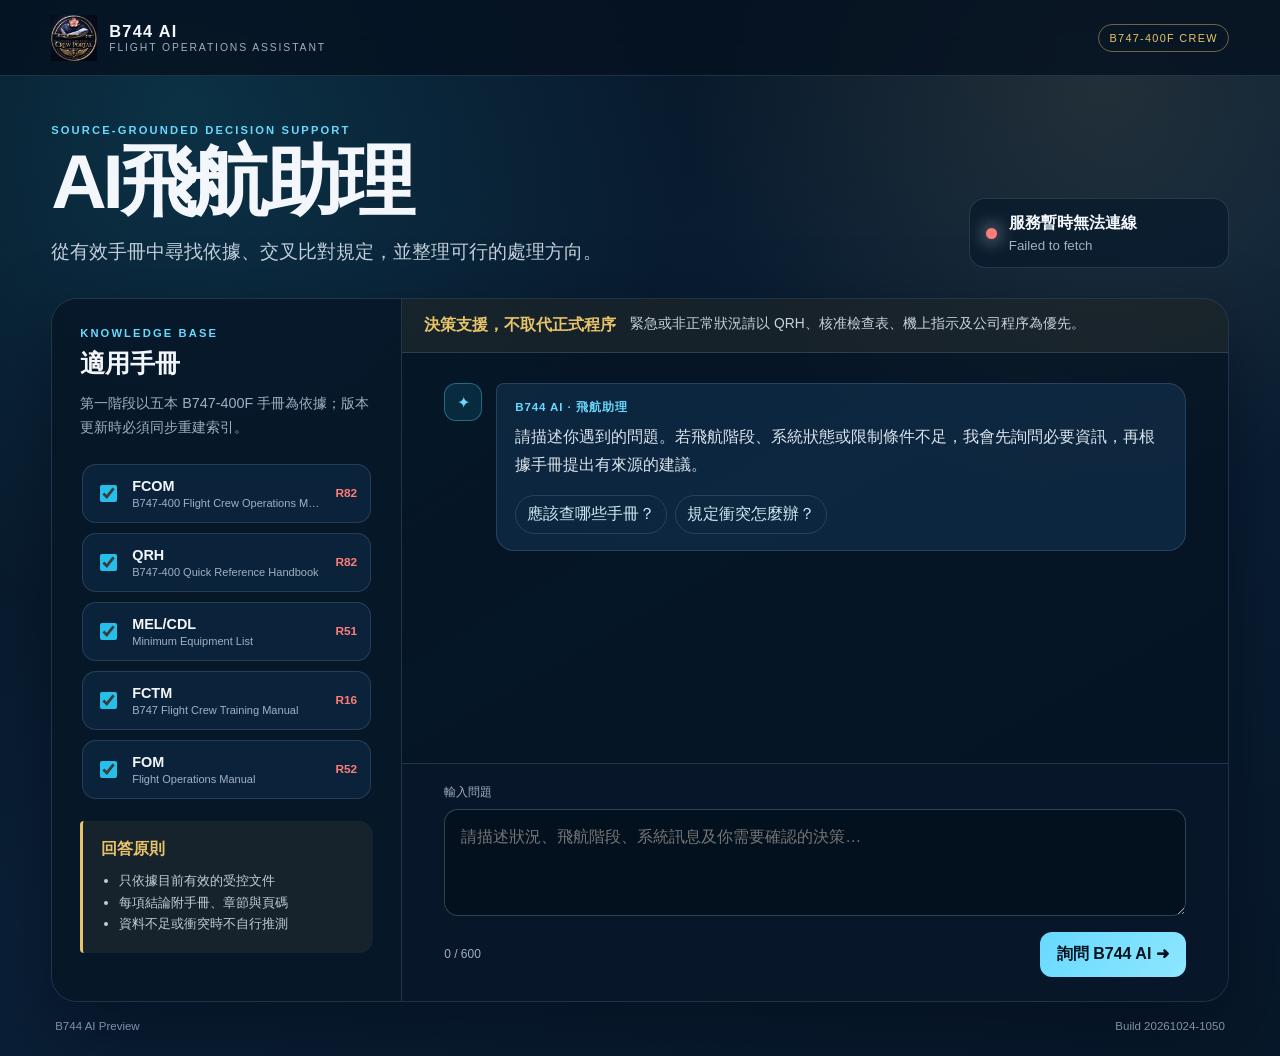
<file: b744ai/index.html>
<!doctype html>
<html lang="zh-Hant">
<head>
  <meta charset="utf-8" />
  <meta name="viewport" content="width=device-width, initial-scale=1, viewport-fit=cover" />
  <meta name="theme-color" content="#07182a" />
  <meta name="description" content="B744 AI 飛航助理：B747-400F 組員專用、來源可追溯的飛航決策支援介面。" />
  <title>B744 AI 飛航助理</title>
  <link rel="icon" href="../images/flightdeck-logo.webp" type="image/webp" />
  <link rel="stylesheet" href="styles.css?v=20261024-1050" />
</head>
<body>
  <header class="topbar">
    <a class="brand" href="../index.html" aria-label="返回 Crew Portal">
      <img src="../images/flightdeck-logo.webp" alt="Crew Portal" />
      <span><strong>B744 AI</strong><small>FLIGHT OPERATIONS ASSISTANT</small></span>
    </a>
    <span class="audience-badge">B747-400F CREW</span>
  </header>

  <main class="shell">
    <section class="hero" aria-labelledby="pageTitle">
      <div>
        <p class="eyebrow">SOURCE-GROUNDED DECISION SUPPORT</p>
        <h1 id="pageTitle">AI飛航助理</h1>
        <p class="lead">從有效手冊中尋找依據、交叉比對規定，並整理可行的處理方向。</p>
      </div>
      <div class="system-state" id="systemState" data-state="loading">
        <span class="state-dot" aria-hidden="true"></span>
        <div><strong id="stateTitle">系統檢查中</strong><small id="stateDetail">正在確認手冊與AI服務狀態</small></div>
      </div>
    </section>

    <section class="workspace" aria-label="B744 AI 工作區">
      <aside class="source-panel">
        <div class="panel-heading">
          <p class="eyebrow">KNOWLEDGE BASE</p>
          <h2>適用手冊</h2>
          <p>第一階段以五本 B747-400F 手冊為依據；版本更新時必須同步重建索引。</p>
        </div>

        <fieldset class="manual-list" id="manualList">
          <legend class="sr-only">選擇搜尋手冊</legend>
          <label><input type="checkbox" value="b744_fcom_r82" checked /><span><b>FCOM</b><small>B747-400 Flight Crew Operations Manual</small></span><em>R82</em></label>
          <label><input type="checkbox" value="b744_qrh_r82" checked /><span><b>QRH</b><small>B747-400 Quick Reference Handbook</small></span><em>R82</em></label>
          <label><input type="checkbox" value="b744_mel_r51" checked /><span><b>MEL/CDL</b><small>Minimum Equipment List</small></span><em>R51</em></label>
          <label><input type="checkbox" value="b744_fctm_r16" checked /><span><b>FCTM</b><small>B747 Flight Crew Training Manual</small></span><em>R16</em></label>
          <label><input type="checkbox" value="fom_r52" checked /><span><b>FOM</b><small>Flight Operations Manual</small></span><em>R52</em></label>
        </fieldset>

        <div class="source-policy">
          <strong>回答原則</strong>
          <ul>
            <li>只依據目前有效的受控文件</li>
            <li>每項結論附手冊、章節與頁碼</li>
            <li>資料不足或衝突時不自行推測</li>
          </ul>
        </div>
      </aside>

      <section class="assistant-panel" aria-label="AI飛航助理對話">
        <div class="notice" role="note">
          <b>決策支援，不取代正式程序</b>
          <span>緊急或非正常狀況請以 QRH、核准檢查表、機上指示及公司程序為優先。</span>
        </div>

        <div class="messages" id="messages" aria-live="polite">
          <article class="message assistant-message">
            <div class="avatar" aria-hidden="true">✦</div>
            <div class="message-body">
              <div class="message-meta">B744 AI · 飛航助理</div>
              <p>請描述你遇到的問題。若飛航階段、系統狀態或限制條件不足，我會先詢問必要資訊，再根據手冊提出有來源的建議。</p>
              <div class="example-list" aria-label="問題範例">
                <button type="button" data-question="請協助我確認這個狀況應該查閱哪些手冊與程序？">應該查哪些手冊？</button>
                <button type="button" data-question="如果不同手冊的規定看起來不一致，應如何確認適用順序？">規定衝突怎麼辦？</button>
              </div>
            </div>
          </article>
        </div>

        <form class="composer" id="askForm">
          <label for="question">輸入問題</label>
          <textarea id="question" maxlength="600" rows="3" placeholder="請描述狀況、飛航階段、系統訊息及你需要確認的決策…" required></textarea>
          <div class="composer-footer">
            <span id="characterCount">0 / 600</span>
            <button type="submit" id="askButton">詢問 B744 AI <span aria-hidden="true">➜</span></button>
          </div>
        </form>
      </section>
    </section>

    <footer>
      <span>B744 AI Preview</span>
      <span>Build 20261024-1050</span>
    </footer>
  </main>

  <script src="app.js?v=20261024-1050" defer></script>
</body>
</html>
</file>
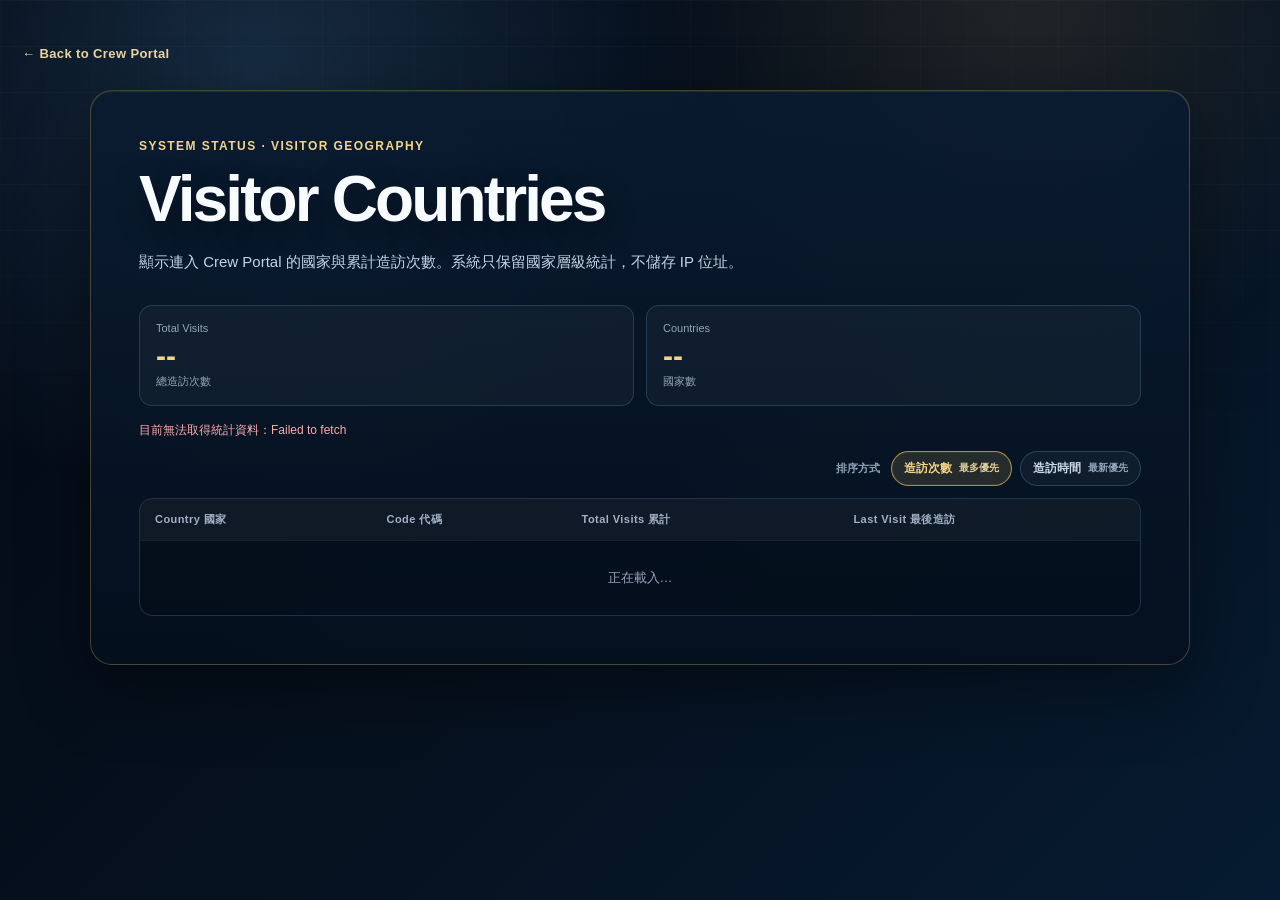
<file: visitor-stats.html>
<!doctype html>
<html lang="zh-Hant">
<head>
<meta charset="utf-8">
<meta name="viewport" content="width=device-width, initial-scale=1">
<meta name="theme-color" content="#030914">
<title>Visitor Geography | FlightDeck Crew Portal</title>
<link rel="stylesheet" href="css/style.css?v=20261021-0926">
</head>
<body class="visitor-page">
<main class="visitor-main shell">
  <a class="visitor-back" href="index.html">← Back to Crew Portal</a>
  <section class="visitor-card" aria-labelledby="visitorTitle">
    <p class="visitor-kicker">SYSTEM STATUS · VISITOR GEOGRAPHY</p>
    <h1 id="visitorTitle">Visitor Countries</h1>
    <p class="visitor-intro">顯示連入 Crew Portal 的國家與累計造訪次數。系統只保留國家層級統計，不儲存 IP 位址。</p>
    <div class="visitor-summary" aria-label="Visitor summary">
      <div><span>Total Visits</span><strong id="totalVisits">--</strong><small>總造訪次數</small></div>
      <div><span>Countries</span><strong id="countryCount">--</strong><small>國家數</small></div>
    </div>
    <p id="visitorStatsStatus" class="visitor-stats-status" role="status">正在載入統計資料…</p>
    <div class="visitor-sort" role="group" aria-label="Visitor sorting 訪客排序">
      <span class="visitor-sort-label">排序方式</span>
      <button id="sortByVisits" class="visitor-sort-button is-active" type="button" aria-pressed="true">造訪次數 <small>最多優先</small></button>
      <button id="sortByTime" class="visitor-sort-button" type="button" aria-pressed="false">造訪時間 <small>最新優先</small></button>
    </div>
    <div class="visitor-table-wrap">
      <table class="visitor-table">
        <thead><tr><th scope="col">Country 國家</th><th scope="col">Code 代碼</th><th scope="col">Total Visits 累計</th><th scope="col">Last Visit 最後造訪</th></tr></thead>
        <tbody id="visitorStatsBody"><tr><td colspan="4" class="visitor-empty">正在載入…</td></tr></tbody>
      </table>
    </div>
  </section>
</main>
<script src="js/visitor-stats.js?v=20261021-0926"></script>
</body>
</html>
</file>
<file: b744ai/styles.css>
:root {
  color-scheme: dark;
  --ink: #f3f7fb;
  --muted: #9fb0c3;
  --navy: #07182a;
  --panel: rgba(11, 32, 54, 0.91);
  --panel-2: rgba(16, 43, 70, 0.82);
  --line: rgba(156, 190, 219, 0.18);
  --cyan: #67d9ff;
  --cyan-strong: #25bfe9;
  --gold: #e7c36a;
  --danger: #ff7d78;
  --ok: #65dfad;
  --shadow: 0 28px 80px rgba(0, 5, 16, 0.42);
  font-family: Inter, ui-sans-serif, -apple-system, BlinkMacSystemFont, "Segoe UI", sans-serif;
}
* { box-sizing: border-box; }

html { min-height: 100%; background: var(--navy); }

body {
  min-height: 100vh;
  margin: 0;
  color: var(--ink);
  background:
    radial-gradient(circle at 14% 10%, rgba(37, 191, 233, 0.16), transparent 32rem),
    radial-gradient(circle at 86% 8%, rgba(231, 195, 106, 0.11), transparent 26rem),
    linear-gradient(150deg, #061321 0%, #0a2037 52%, #07182a 100%);
}

body::before {
  content: "";
  position: fixed;
  inset: 0;
  pointer-events: none;
  opacity: 0.28;
  background-image:
    linear-gradient(rgba(255, 255, 255, 0.025) 1px, transparent 1px),
    linear-gradient(90deg, rgba(255, 255, 255, 0.025) 1px, transparent 1px);
  background-size: 52px 52px;
  mask-image: linear-gradient(to bottom, black, transparent 72%);
}

button, input, textarea { font: inherit; }
button { cursor: pointer; }

.topbar {
  position: sticky;
  top: 0;
  z-index: 10;
  display: flex;
  align-items: center;
  justify-content: space-between;
  min-height: 76px;
  padding: 12px clamp(18px, 4vw, 58px);
  border-bottom: 1px solid var(--line);
  background: rgba(5, 18, 32, 0.82);
  backdrop-filter: blur(18px);
}

.brand {
  display: inline-flex;
  align-items: center;
  gap: 12px;
  color: var(--ink);
  text-decoration: none;
}

.brand img { width: 46px; height: 46px; object-fit: contain; }
.brand span { display: grid; gap: 1px; }
.brand strong { letter-spacing: 0.08em; font-size: 1.02rem; }
.brand small { color: var(--muted); font-size: 0.65rem; letter-spacing: 0.18em; }

.audience-badge {
  padding: 7px 10px;
  border: 1px solid rgba(231, 195, 106, 0.45);
  border-radius: 999px;
  color: var(--gold);
  font-size: 0.68rem;
  letter-spacing: 0.12em;
}

.shell { width: min(1440px, 100%); margin: 0 auto; padding: 48px clamp(18px, 4vw, 58px) 24px; }

.hero {
  display: flex;
  align-items: flex-end;
  justify-content: space-between;
  gap: 28px;
  margin-bottom: 30px;
}

.eyebrow { margin: 0 0 8px; color: var(--cyan); font-size: 0.7rem; font-weight: 750; letter-spacing: 0.19em; }
h1 { margin: 0; font-size: clamp(2.6rem, 6vw, 5.6rem); letter-spacing: -0.055em; line-height: 0.98; }
.lead { max-width: 720px; margin: 16px 0 0; color: #c2cfdb; font-size: clamp(1rem, 2vw, 1.2rem); line-height: 1.72; }

.system-state {
  display: flex;
  align-items: center;
  gap: 12px;
  min-width: 260px;
  padding: 14px 16px;
  border: 1px solid var(--line);
  border-radius: 16px;
  background: rgba(7, 24, 42, 0.68);
}
.system-state div { display: grid; gap: 4px; }
.system-state small { color: var(--muted); }
.state-dot { width: 11px; height: 11px; border-radius: 50%; background: var(--gold); box-shadow: 0 0 18px currentColor; }
.system-state[data-state="ready"] .state-dot { background: var(--ok); }
.system-state[data-state="locked"] .state-dot { background: var(--gold); }
.system-state[data-state="offline"] .state-dot { background: var(--danger); }

.workspace {
  display: grid;
  grid-template-columns: minmax(280px, 350px) minmax(0, 1fr);
  min-height: 680px;
  overflow: hidden;
  border: 1px solid var(--line);
  border-radius: 26px;
  background: rgba(4, 17, 30, 0.62);
  box-shadow: var(--shadow);
}

.source-panel { padding: 28px; border-right: 1px solid var(--line); background: rgba(7, 24, 42, 0.76); }
.panel-heading h2 { margin: 0; font-size: 1.55rem; }
.panel-heading > p:last-child { margin: 12px 0 24px; color: var(--muted); font-size: 0.9rem; line-height: 1.65; }

.manual-list { display: grid; gap: 10px; padding: 0; border: 0; }
.manual-list label {
  display: grid;
  grid-template-columns: auto 1fr auto;
  align-items: center;
  gap: 12px;
  padding: 13px;
  border: 1px solid var(--line);
  border-radius: 14px;
  background: rgba(18, 46, 74, 0.55);
}
.manual-list input { width: 17px; height: 17px; accent-color: var(--cyan-strong); }
.manual-list span { display: grid; gap: 3px; min-width: 0; }
.manual-list b { font-size: 0.9rem; }
.manual-list small { overflow: hidden; color: var(--muted); font-size: 0.69rem; text-overflow: ellipsis; white-space: nowrap; }
.manual-list em { color: var(--danger); font-size: 0.74rem; font-style: normal; font-weight: 750; }

.source-policy { margin-top: 22px; padding: 18px; border-left: 3px solid var(--gold); border-radius: 4px 14px 14px 4px; background: rgba(231, 195, 106, 0.07); }
.source-policy strong { color: var(--gold); }
.source-policy ul { margin: 10px 0 0; padding-left: 18px; color: #c0ccd8; font-size: 0.8rem; line-height: 1.7; }

.assistant-panel { display: grid; grid-template-rows: auto 1fr auto; min-width: 0; }
.notice { display: flex; gap: 14px; padding: 16px 22px; border-bottom: 1px solid var(--line); background: rgba(231, 195, 106, 0.07); }
.notice b { color: var(--gold); white-space: nowrap; }
.notice span { color: #c8d2dc; font-size: 0.86rem; }

.messages { min-height: 410px; max-height: 590px; overflow-y: auto; padding: 30px clamp(18px, 4vw, 42px); }
.message { display: flex; gap: 14px; max-width: 900px; margin-bottom: 24px; }
.user-message { margin-left: auto; justify-content: flex-end; }
.avatar { display: grid; flex: 0 0 38px; height: 38px; place-items: center; border: 1px solid rgba(103, 217, 255, 0.35); border-radius: 12px; color: var(--cyan); background: rgba(37, 191, 233, 0.12); }
.message-body { padding: 16px 18px; border: 1px solid var(--line); border-radius: 8px 18px 18px 18px; background: var(--panel-2); }
.user-message .message-body { border-radius: 18px 8px 18px 18px; background: rgba(31, 100, 132, 0.35); }
.message-meta { margin-bottom: 8px; color: var(--cyan); font-size: 0.72rem; font-weight: 750; letter-spacing: 0.08em; }
.message p { margin: 0; color: #d9e3ec; line-height: 1.75; white-space: pre-wrap; }
.example-list { display: flex; flex-wrap: wrap; gap: 8px; margin-top: 16px; }
.example-list button { padding: 8px 11px; border: 1px solid var(--line); border-radius: 999px; color: #cce9f4; background: transparent; }
.example-list button:hover { border-color: var(--cyan); }
.source-cards { display: grid; gap: 9px; margin-top: 14px; }
.source-card { padding: 12px; border: 1px solid var(--line); border-radius: 12px; background: rgba(2, 14, 25, 0.42); }
.source-card b { display: block; color: var(--gold); font-size: 0.78rem; }
.source-card span { color: var(--muted); font-size: 0.76rem; }

.composer { padding: 20px clamp(18px, 4vw, 42px) 24px; border-top: 1px solid var(--line); background: rgba(7, 24, 42, 0.86); }
.composer > label { display: block; margin-bottom: 8px; color: var(--muted); font-size: 0.78rem; }
.composer textarea { width: 100%; resize: vertical; min-height: 88px; max-height: 220px; padding: 15px 16px; border: 1px solid rgba(156, 190, 219, 0.28); border-radius: 14px; outline: none; color: var(--ink); background: rgba(2, 14, 25, 0.65); line-height: 1.55; }
.composer textarea:focus { border-color: var(--cyan); box-shadow: 0 0 0 3px rgba(37, 191, 233, 0.12); }
.composer-footer { display: flex; align-items: center; justify-content: space-between; gap: 16px; margin-top: 12px; }
.composer-footer > span { color: var(--muted); font-size: 0.75rem; }
.composer-footer button { border: 0; border-radius: 12px; padding: 12px 17px; color: #02131f; font-weight: 800; background: linear-gradient(135deg, var(--cyan), #8ee7ff); }
.composer-footer button:disabled { cursor: not-allowed; opacity: 0.55; }

footer { display: flex; justify-content: space-between; gap: 18px; padding: 18px 4px 0; color: #7f91a5; font-size: 0.72rem; }

.sr-only { position: absolute; width: 1px; height: 1px; padding: 0; margin: -1px; overflow: hidden; clip: rect(0, 0, 0, 0); white-space: nowrap; border: 0; }

@media (max-width: 860px) {
  .topbar { min-height: 68px; }
  .audience-badge { display: none; }
  .shell { padding-top: 30px; }
  .hero { align-items: flex-start; flex-direction: column; }
  .system-state { width: 100%; }
  .workspace { grid-template-columns: 1fr; }
  .assistant-panel { order: 1; }
  .source-panel { order: 2; border-top: 1px solid var(--line); border-right: 0; }
  .manual-list { grid-template-columns: repeat(2, minmax(0, 1fr)); }
  .notice { align-items: flex-start; flex-direction: column; gap: 5px; }
}

@media (max-width: 560px) {
  .brand small { display: none; }
  .brand img { width: 38px; height: 38px; }
  .topbar { padding-inline: 14px; }
  .shell { padding-inline: 12px; }
  h1 { font-size: 3.05rem; }
  .workspace { border-radius: 18px; }
  .source-panel { padding: 22px 16px; }
  .manual-list { grid-template-columns: 1fr; }
  .messages { padding: 22px 14px; }
  .message { gap: 8px; }
  .avatar { flex-basis: 32px; height: 32px; }
  .message-body { padding: 14px; }
  .composer { padding-inline: 14px; }
  .composer-footer { align-items: flex-end; }
  .composer-footer button { max-width: 190px; }
}
</file>
<file: css/style.css>
:root{
  --bg:#030914;--navy:#07182b;--navy2:#0b213c;--glass:rgba(7,21,38,.52);--glass2:rgba(255,255,255,.075);
  --line:rgba(136,199,255,.34);--line-soft:rgba(255,255,255,.13);--text:#eef7ff;--muted:#a9bad1;
  --blue:#69bdff;--gold:#d8b25d;--gold2:#f3d48a;--danger:#ff706f;--shadow:0 24px 70px rgba(0,0,0,.46);
}
*{box-sizing:border-box}
html{scroll-behavior:smooth}
body{margin:0;background:var(--bg);color:var(--text);font-family:-apple-system,BlinkMacSystemFont,"Segoe UI","Noto Sans TC","Microsoft JhengHei",Arial,sans-serif;min-height:100vh;}
body::before{content:"";position:fixed;inset:0;pointer-events:none;background:radial-gradient(circle at 20% 8%,rgba(105,189,255,.18),transparent 34%),radial-gradient(circle at 80% 0%,rgba(216,178,93,.12),transparent 28%),linear-gradient(135deg,#030914,#06111f 52%,#061b31);z-index:-3}
body::after{content:"";position:fixed;inset:0;pointer-events:none;background-image:linear-gradient(rgba(255,255,255,.03) 1px,transparent 1px),linear-gradient(90deg,rgba(255,255,255,.02) 1px,transparent 1px);background-size:46px 46px;mask-image:linear-gradient(to bottom,rgba(0,0,0,.9),transparent 75%);z-index:-2}
.shell{width:min(1440px,calc(100% - 44px));margin:0 auto;position:relative}
.site-header{position:fixed;top:0;left:0;right:0;z-index:50;background:linear-gradient(180deg,rgba(2,8,16,.86),rgba(2,8,16,.48));backdrop-filter:blur(16px);border-bottom:1px solid rgba(255,255,255,.08)}
.nav{height:84px;display:flex;align-items:center;justify-content:space-between;gap:24px}
.brand{display:flex;align-items:center;gap:16px;min-width:310px}
.brand-logo{width:74px;height:74px;border-radius:50%;object-fit:cover;box-shadow:0 12px 28px rgba(0,0,0,.42),0 0 0 1px rgba(255,255,255,.18)}
.brand-mark{border-left:1px solid rgba(255,255,255,.22);padding-left:18px;line-height:1.05}
.brand-mark b{display:block;font-size:26px;color:var(--gold);letter-spacing:.02em}
.brand-mark span{display:block;margin-top:6px;color:#c8d4e3;font-size:15px;letter-spacing:.08em}
.nav-links{display:flex;gap:28px;align-items:center;justify-content:center;flex:1}
.nav-links a{color:#edf6ff;text-decoration:none;font-size:15px;font-weight:700;opacity:.9;position:relative;padding:30px 0}
.nav-links a.active,.nav-links a:hover{color:var(--gold2)}
.nav-links a.active::after,.nav-links a:hover::after{content:"";position:absolute;left:0;right:0;bottom:15px;height:3px;background:linear-gradient(90deg,var(--gold),var(--gold2));border-radius:999px}
.header-time{display:flex;align-items:center;gap:11px;border-left:1px solid rgba(255,255,255,.18);padding-left:20px;color:#eef6ff;white-space:nowrap}
.clock-icon{width:34px;height:34px;border-radius:50%;border:1px solid rgba(255,255,255,.35);display:grid;place-items:center;color:#b9dcff}
.time-lines{font-size:13px;line-height:1.55;color:#dceaff}
.hero{min-height:760px;padding-top:84px;background:#03152c;position:relative;overflow:hidden;border-bottom:1px solid rgba(255,255,255,.10)}
.hero-stage{position:absolute;inset:0;z-index:0;overflow:hidden;background:#03152c}
.hero-slide{position:absolute;inset:0;width:100%;height:100%;display:block;object-fit:contain;object-position:center top;opacity:0;transition:opacity 2.2s ease-in-out;will-change:opacity}
.hero-slide.is-active{opacity:1}
.hero::before{content:"";position:absolute;inset:0;z-index:1;background:linear-gradient(90deg,rgba(1,7,15,.48) 0%,rgba(1,7,15,.30) 36%,rgba(1,7,15,.08) 66%,rgba(1,7,15,.02) 100%),linear-gradient(180deg,rgba(2,8,16,0),rgba(2,8,16,.28) 94%),radial-gradient(ellipse at 44% 6%,rgba(104,189,255,.10),transparent 42%),linear-gradient(180deg,transparent 70%,rgba(3,9,20,.55) 100%);pointer-events:none}
.hero-grid{position:relative;z-index:2;display:grid;grid-template-columns:1fr;align-content:start;min-height:676px;padding:92px 0 34px}
.hero-copy{max-width:720px}
.kicker{font-size:17px;color:#f3f8ff;letter-spacing:.03em;margin-bottom:24px;font-weight:750}
h1{margin:0;color:#f8fbff;font-size:clamp(42px,5.4vw,78px);line-height:1.08;letter-spacing:-.045em;text-shadow:0 10px 30px rgba(0,0,0,.42)}
.gold-line{margin-top:22px;color:var(--gold2);font-size:clamp(20px,2.2vw,30px);font-weight:800;letter-spacing:.02em}
.hero-sub{font-size:clamp(18px,1.6vw,24px);margin-top:18px;color:#f2f7ff;line-height:1.4}
.ops-row{margin-top:84px;display:grid;grid-template-columns:minmax(330px,1.12fr) minmax(300px,.94fr) minmax(360px,1.02fr);gap:22px;align-items:start;max-width:1400px}
.glass-panel{border:1px solid rgba(105,189,255,.40);background:linear-gradient(180deg,rgba(8,25,44,.30),rgba(4,13,24,.18));box-shadow:0 14px 34px rgba(0,0,0,.28),inset 0 1px 0 rgba(255,255,255,.10);backdrop-filter:blur(10px);border-radius:16px;overflow:hidden}
.atis-panel{padding:11px 16px}
.panel-title{display:flex;align-items:center;gap:9px;margin-bottom:7px;font-size:16px;font-weight:900;letter-spacing:.02em}
.panel-title .pict{color:var(--gold2);font-size:19px}
.panel-help-button,.panel-help-close{display:inline-grid;place-items:center;width:29px;height:29px;padding:0;border:1px solid rgba(216,178,93,.76);border-radius:50%;background:rgba(216,178,93,.13);color:var(--gold2);font:900 16px/1 Arial,sans-serif;cursor:pointer;transition:background .18s ease,color .18s ease,transform .18s ease;flex:0 0 auto}
.panel-title .panel-help-button{margin-left:auto}
.panel-help-button:hover,.panel-help-button:focus-visible,.panel-help-close:hover,.panel-help-close:focus-visible{background:var(--gold2);color:#07111d;transform:scale(1.06);outline:none}
.panel-help-button:focus-visible,.panel-help-close:focus-visible{box-shadow:0 0 0 3px rgba(216,178,93,.28)}
.atis-form{display:grid;grid-template-columns:68px 1fr 108px;align-items:center;border:1px solid rgba(255,255,255,.22);background:rgba(0,5,12,.20);border-radius:10px;overflow:hidden;height:39px}
.icao-label{height:100%;display:grid;place-items:center;font-size:14px;font-weight:850;color:#f3f8ff;border-right:1px solid rgba(255,255,255,.18);letter-spacing:.06em}
#atisInput{height:100%;min-width:0;border:0;outline:0;background:transparent;color:#fff;font-size:16px;font-weight:700;padding:0 16px;text-transform:uppercase;letter-spacing:.08em}
#atisInput::placeholder{color:rgba(238,247,255,.46);font-weight:700;letter-spacing:.01em;text-transform:none}
.atis-button{height:100%;border:1px solid rgba(216,178,93,.76);border-right:0;border-top:0;border-bottom:0;background:linear-gradient(180deg,rgba(216,178,93,.88),rgba(147,108,43,.82));color:#07111d;font-size:14px;font-weight:1000;letter-spacing:.07em;cursor:pointer;transition:.18s ease}
.atis-button:hover{filter:brightness(1.12);box-shadow:inset 0 0 0 2px rgba(255,255,255,.16)}
#atisStatus{display:none;margin-top:12px;font-size:12px;line-height:1.45;color:#d9e9ff}
#atisStatus[data-state="checking"]{color:#ffe3a0}
#atisStatus[data-state="fresh"]{color:#9ff1b5}
#atisStatus[data-state="stale"]{color:#ffd36a}
#atisStatus[data-state="unavailable"],#atisStatus[data-state="error"]{color:#ffc8c8}
.parking-panel{padding:0}
.parking-head{display:flex;align-items:center;justify-content:space-between;padding:10px 16px 5px;gap:12px}
.parking-title{display:flex;align-items:center;gap:8px;font-size:16px;font-weight:900}
.parking-icon{width:25px;height:25px;border-radius:6px;display:grid;place-items:center;border:1px solid rgba(216,178,93,.75);color:var(--gold2);font-weight:1000;font-size:16px}
.parking-open{color:#e8d4a2;text-decoration:none;font-size:13px;letter-spacing:.04em;display:inline-flex;align-items:center;gap:6px;opacity:.95}
.parking-open:hover{color:#fff}
.parking-meta{display:flex;align-items:center;gap:10px;white-space:nowrap}
.parking-status-dot{font-size:12px;color:#82f0a6;font-weight:800;letter-spacing:.03em}
.parking-status-dot.offline{color:#ff8b8b}
.parking-status-dot.syncing{color:#ffd983}
.parking-status-dot.stale{color:#ffb45e}
.parking-update{float:right;color:#aab8ca;font-size:12px;letter-spacing:.02em}
.parking-body{padding:0 16px 4px;color:#d9e5f2;font-size:12px}
.parking-grid{display:grid;grid-template-columns:repeat(4,1fr);border-top:1px solid rgba(255,255,255,.10);margin-top:2px}
.parking-cell{padding:5px 5px;text-align:center;border-right:1px solid rgba(255,255,255,.14)}
.parking-cell:last-child{border-right:0}
.parking-cell b{display:block;color:var(--gold2);font-size:12px;margin-bottom:0}
.parking-cell strong{font-size:16px;letter-spacing:.04em}

/* Pacific HF frequency panel */
.arinc-panel{padding:0;min-width:0}
.arinc-head{display:flex;align-items:center;justify-content:space-between;padding:10px 16px 5px;gap:10px}
.arinc-title{display:flex;align-items:center;gap:8px;font-size:16px;font-weight:900;letter-spacing:.03em}
.arinc-icon{min-width:31px;height:25px;padding:0 5px;border-radius:6px;display:grid;place-items:center;border:1px solid rgba(216,178,93,.75);color:var(--gold2);font-weight:1000;font-size:12px}
.arinc-meta{display:flex;align-items:center;gap:10px;white-space:nowrap}
.arinc-status-dot{font-size:12px;color:#82f0a6;font-weight:800;letter-spacing:.03em}
.arinc-status-dot.syncing{color:#ffd983}.arinc-status-dot.stale{color:#ffb45e}.arinc-status-dot.offline{color:#ff8b8b}
.arinc-open{color:#e8d4a2;text-decoration:none;font-size:13px;letter-spacing:.04em}.arinc-open:hover{color:#fff}
.arinc-valid{padding:0 16px 5px;color:#aab8ca;font-size:11px;white-space:nowrap;overflow:hidden;text-overflow:ellipsis}
.arinc-valid strong{color:#fff;background:#c23846;font-weight:800;padding:2px 5px;border-radius:4px;box-decoration-break:clone;-webkit-box-decoration-break:clone}
.arinc-update{color:inherit;font-weight:inherit}
.arinc-table{border-top:1px solid rgba(255,255,255,.10)}
.arinc-row{display:grid;grid-template-columns:minmax(170px,1fr) 72px 82px;align-items:center;min-height:32px;border-top:1px solid rgba(255,255,255,.08)}
.arinc-row:first-child{border-top:0}
.arinc-row>span,.arinc-row>b,.arinc-row>strong{padding:5px 9px;border-right:1px solid rgba(255,255,255,.12)}
.arinc-row>*:last-child{border-right:0}
.arinc-row b{font-size:11px;line-height:1.18;color:#eef7ff}
.arinc-row b small{font-weight:650;color:#9fb0c5;font-size:9px}
.arinc-row strong{text-align:center;font-size:15px;color:var(--gold2);letter-spacing:.03em}
.arinc-row strong::after{content:""}
.arinc-row strong:empty::after,.arinc-row strong[data-empty="true"]::after{content:""}
.arinc-table-head{min-height:23px;background:rgba(255,255,255,.035);color:#9fb0c5;font-size:8px;font-weight:900;letter-spacing:.06em}
.arinc-table-head span:nth-child(n+2){text-align:center}
.arinc-pulse{animation:parkingPulse .65s ease}
.vhf-block{margin-top:7px;border-top:1px solid rgba(255,255,255,.12);background:linear-gradient(180deg,rgba(255,109,117,.055),rgba(255,255,255,.018))}
.vhf-block-head{display:flex;align-items:center;gap:7px;padding:6px 10px 4px;color:#b9c7d8;font-size:8px;font-weight:900;letter-spacing:.08em}
.vhf-badge{padding:2px 5px;border:1px solid rgba(255,112,120,.72);border-radius:4px;color:#ff9a9f;background:rgba(255,112,120,.12);font-size:9px;letter-spacing:.04em}
.vhf-grid{border-top:1px solid rgba(255,255,255,.08)}
.vhf-row{display:grid;grid-template-columns:minmax(170px,1fr) 86px;align-items:center;min-height:25px;border-top:1px solid rgba(255,255,255,.07)}
.vhf-row:first-child{border-top:0}
.vhf-row>b,.vhf-row>strong{padding:4px 9px;border-right:1px solid rgba(255,255,255,.10)}
.vhf-row>*:last-child{border-right:0}
.vhf-row b{font-size:10px;line-height:1.15;color:#e9f2fb}
.vhf-row strong{text-align:center;font-size:12px;color:#ffb0a1;letter-spacing:.02em;white-space:nowrap}
.vhf-table-head{min-height:19px;background:rgba(255,255,255,.035);color:#9fb0c5;font-size:8px;font-weight:900;letter-spacing:.06em}
.vhf-table-head span:last-child{text-align:center}

.quick-wrap{position:relative;z-index:3;margin-top:-4px;padding:34px 0 10px;background:linear-gradient(180deg,rgba(3,9,20,.70),rgba(3,9,20,0))}
.section-title-center{display:flex;align-items:center;justify-content:center;gap:34px;color:var(--gold2);font-size:26px;font-weight:900;letter-spacing:.16em;margin:0 0 28px;text-transform:uppercase}
.section-title-center::before,.section-title-center::after{content:"";height:1px;width:150px;background:linear-gradient(90deg,transparent,var(--gold),transparent)}
.quick-grid{display:grid;grid-template-columns:repeat(6,1fr);gap:14px}
.quick-card,.app-card{text-decoration:none;color:var(--text);border:1px solid rgba(139,203,255,.24);background:linear-gradient(180deg,rgba(11,31,54,.72),rgba(6,18,33,.52));box-shadow:0 14px 34px rgba(0,0,0,.28),inset 0 1px 0 rgba(255,255,255,.09);backdrop-filter:blur(8px);transition:.18s ease;position:relative;overflow:hidden}
.quick-card::before,.app-card::before{content:"";position:absolute;inset:0;background:radial-gradient(circle at 50% 0%,rgba(105,189,255,.18),transparent 45%);opacity:0;transition:.18s ease;pointer-events:none}
.quick-card:hover,.app-card:hover{transform:translateY(-5px);border-color:rgba(105,189,255,.68);box-shadow:0 22px 42px rgba(0,0,0,.38),0 0 0 1px rgba(105,189,255,.18)}
.quick-card:hover::before,.app-card:hover::before{opacity:1}
.quick-card{min-height:180px;border-radius:12px;display:flex;flex-direction:column;align-items:center;justify-content:center;text-align:center;padding:14px 12px}
.quick-card img{width:68px;height:68px;object-fit:contain;margin:0 2px 12px;border-radius:17px;padding:1px;background:rgba(255,255,255,.92);box-shadow:0 12px 22px rgba(0,0,0,.28)}
.quick-card strong{font-size:16px;letter-spacing:.02em}
.quick-card span{font-size:14px;color:#d7e2ee;margin-top:5px}
.quick-card em{width:30px;height:3px;border-radius:999px;background:var(--gold2);margin-top:10px;display:block}
.content{padding:34px 0 70px}
.category-grid{display:grid;grid-template-columns:repeat(2,1fr);gap:18px;align-items:start}
.resource-section{border:1px solid rgba(139,203,255,.20);border-radius:18px;background:rgba(9,25,44,.52);backdrop-filter:blur(8px);box-shadow:0 16px 40px rgba(0,0,0,.28);padding:18px}
.resource-section.wide{grid-column:span 2}
.resource-head{display:flex;align-items:flex-start;justify-content:space-between;gap:16px;margin-bottom:14px;border-bottom:1px solid rgba(255,255,255,.10);padding-bottom:14px}
.resource-head h2{margin:0;font-size:23px;display:flex;align-items:center;gap:10px}
.resource-head p{margin:6px 0 0;color:var(--muted);font-size:13px}
.count{border:1px solid rgba(255,255,255,.16);border-radius:999px;padding:6px 10px;color:#c8d6e7;font-size:12px;white-space:nowrap}
.apps{display:grid;grid-template-columns:repeat(auto-fill,minmax(112px,1fr));gap:9px}
.app-card{min-height:112px;border-radius:10px;padding:8px 7px;display:flex;flex-direction:column;align-items:center;justify-content:center;text-align:center}
.app-card img{width:48px;height:48px;object-fit:contain;border-radius:12px;padding:1px;background:rgba(255,255,255,.92);margin:0 2px 7px;box-shadow:0 10px 20px rgba(0,0,0,.24)}
.app-card strong{font-size:13px;line-height:1.2}
.app-card span{font-size:11px;line-height:1.2;color:#b9c8da;margin-top:3px}
.download-card strong{font-size:12px;max-width:100%;}
.footer{border-top:1px solid rgba(255,255,255,.12);padding:28px 0 36px;color:#aebbd0;background:rgba(0,0,0,.12)}
.footer .shell{display:flex;justify-content:space-between;align-items:center;gap:20px;flex-wrap:wrap}
.footer b{color:#d9e9ff}
@media(max-width:1250px){.nav-links{display:none}.ops-row{grid-template-columns:1fr;max-width:760px;margin-top:54px}.quick-grid{grid-template-columns:repeat(3,1fr)}.category-grid{grid-template-columns:1fr}.resource-section.wide{grid-column:auto}}
@media(max-width:720px){.shell{width:min(100% - 24px,1440px)}.nav{height:auto;padding:10px 0}.brand-logo{width:54px;height:54px}.brand-mark b{font-size:22px}.brand-mark span{font-size:12px}.header-time{display:none}.hero{min-height:auto}.hero-grid{padding:70px 0 28px;min-height:auto}h1{font-size:42px}.gold-line{font-size:20px}.hero-sub{font-size:17px}.ops-row{margin-top:42px;gap:18px}.atis-panel{padding:11px}.parking-head,.arinc-head{padding:10px 12px 5px}.arinc-row{grid-template-columns:minmax(150px,1fr) 74px 82px}.atis-form{grid-template-columns:64px 1fr;grid-template-rows:39px 34px;height:auto}.atis-button{grid-column:1/3;border-left:0;border-top:1px solid rgba(216,178,93,.75)}.section-title-center{font-size:20px;gap:14px}.section-title-center::before,.section-title-center::after{width:50px}.quick-grid{grid-template-columns:repeat(2,1fr);gap:9px}.quick-card{min-height:154px;padding:10px 8px}.category-grid{gap:14px}}

.parking-cell strong.parking-ok{color:#88f0aa;}
.parking-cell strong.parking-warn{color:#ffd36a;}
.parking-cell strong.parking-full{color:#ff7b7b;}


/* Footer version metadata */
.footer-shell{align-items:flex-start;}
.footer-brand{display:flex;flex-direction:column;gap:5px;}
.footer-brand span{font-size:12px;color:#93a4bb;letter-spacing:.04em;}
.footer-version{display:flex;align-items:center;gap:12px;flex-wrap:wrap;justify-content:flex-end;font-size:12px;color:#9fb0c7;}
.version-pill{border:1px solid rgba(216,178,93,.42);background:rgba(216,178,93,.10);color:#f1d590;border-radius:999px;padding:6px 10px;font-weight:800;letter-spacing:.03em;}
@media(max-width:720px){.footer-version{justify-content:flex-start}.footer-shell{align-items:flex-start}}


/* v5.4 live parking telemetry */
.parking-status-dot.live{color:#68f39c;}
.parking-sync-meta{clear:both;display:flex;gap:7px;flex-wrap:wrap;margin-top:3px;color:#93a4bb;font-size:10px;letter-spacing:.02em;}
.parking-sync-meta span{border:1px solid rgba(255,255,255,.10);background:rgba(255,255,255,.04);border-radius:999px;padding:2px 6px;}
.parking-pulse{animation:parkingPulse .65s ease;}
@keyframes parkingPulse{0%{transform:scale(1);filter:brightness(1)}35%{transform:scale(1.14);filter:brightness(1.45)}100%{transform:scale(1);filter:brightness(1)}}
@media(max-width:720px){.parking-sync-meta{font-size:10px;gap:6px}.parking-update{float:none;display:block;margin-top:4px}}

/* v5.5.1 — Responsive Hero image
   Portrait / narrow screens show the complete 16:9 Hero artwork without cropping.
   The lower Hero area continues with the same navy background so all content remains readable. */
@media (max-width: 900px), (orientation: portrait) {
  .hero {
    background-color: #03152c;
  }
  /* Keep the complete 16:9 artwork on narrow screens; the Hero content
     continues below it on the same navy background instead of cropping the
     aircraft out of the frame. */
  .hero-stage{
    height:calc(100vw * 941 / 1672);
    bottom:auto;
  }
  .hero-slide{object-fit:contain}
}

@media (prefers-reduced-motion: reduce) {
  .hero-slide{transition:none}
}


/* v5.6.0 — Header-free Hero with floating breathing-glow logo */
.site-header{display:none!important}
.hero{padding-top:0}
.hero-grid{padding-top:235px}
.hero-logo-link{
  position:absolute;
  top:28px;
  left:max(22px,calc((100vw - min(1440px,calc(100vw - 44px)))/2));
  z-index:8;
  width:clamp(132px,11vw,178px);
  aspect-ratio:1;
  display:block;
  border-radius:50%;
  text-decoration:none;
  isolation:isolate;
  animation:heroLogoFloat 5.2s ease-in-out infinite;
}
.hero-logo-link::before,
.hero-logo-link::after{
  content:"";
  position:absolute;
  border-radius:50%;
  pointer-events:none;
  z-index:-1;
}
.hero-logo-link::before{
  inset:-18%;
  background:radial-gradient(circle,rgba(255,220,126,.52) 0%,rgba(226,178,70,.30) 35%,rgba(216,178,93,.10) 58%,transparent 74%);
  filter:blur(13px);
  animation:heroLogoGlow 3.4s ease-in-out infinite;
}
.hero-logo-link::after{
  inset:-5%;
  border:1px solid rgba(246,210,124,.32);
  box-shadow:0 0 22px rgba(236,188,78,.32),inset 0 0 18px rgba(255,225,145,.10);
  animation:heroLogoRing 3.4s ease-in-out infinite;
}
.hero-logo{
  display:block;
  width:100%;
  height:100%;
  object-fit:contain;
  border-radius:50%;
  filter:drop-shadow(0 16px 22px rgba(0,0,0,.48));
  transition:transform .35s ease,filter .35s ease;
}
.hero-logo-link:hover .hero-logo{
  transform:scale(1.035);
  filter:drop-shadow(0 18px 26px rgba(0,0,0,.52)) brightness(1.05);
}
.hero-copy{animation:heroContentIn .9s cubic-bezier(.22,.8,.22,1) both}
.ops-row{animation:heroContentIn 1s .16s cubic-bezier(.22,.8,.22,1) both}
@keyframes heroLogoGlow{
  0%,100%{opacity:.52;transform:scale(.92)}
  50%{opacity:.96;transform:scale(1.10)}
}
@keyframes heroLogoRing{
  0%,100%{opacity:.48;transform:scale(.98)}
  50%{opacity:.9;transform:scale(1.055)}
}
@keyframes heroLogoFloat{
  0%,100%{transform:translateY(0)}
  50%{transform:translateY(-5px)}
}
@keyframes heroContentIn{
  from{opacity:0;transform:translateY(18px)}
  to{opacity:1;transform:translateY(0)}
}
@media(max-width:900px), (orientation:portrait){
  .hero-logo-link{
    top:18px;
    left:18px;
    width:clamp(108px,26vw,145px);
  }
  .hero-grid{padding-top:170px}
}
@media(max-width:520px){
  .hero-logo-link{top:14px;left:14px;width:112px}
  .hero-grid{padding-top:148px}
}
@media(prefers-reduced-motion:reduce){
  .hero-logo-link,.hero-logo-link::before,.hero-logo-link::after,.hero-copy,.ops-row{animation:none!important}
}

/* v6.3 — System Status monitoring dashboard */
.system-status-wrap{padding:0 0 28px;background:linear-gradient(180deg,rgba(3,9,20,0),rgba(3,9,20,.42))}
.system-status-panel{border:1px solid rgba(216,178,93,.32);border-radius:16px;background:linear-gradient(180deg,rgba(10,27,48,.88),rgba(5,16,30,.86));box-shadow:0 18px 44px rgba(0,0,0,.34),inset 0 1px 0 rgba(255,255,255,.07);overflow:hidden}
.system-status-panel>summary{list-style:none;cursor:pointer;display:flex;align-items:center;justify-content:space-between;gap:16px;padding:14px 18px;color:#eef7ff}
.system-status-panel>summary::-webkit-details-marker{display:none}
.system-status-title{display:flex;align-items:center;gap:10px;font-weight:900;letter-spacing:.08em;text-transform:uppercase}
.system-status-title small{font-size:11px;color:#93a4bb;letter-spacing:.04em;text-transform:none;font-weight:650}
.system-dot{width:10px;height:10px;border-radius:50%;background:#ffd36a;box-shadow:0 0 14px currentColor}
.system-dot.normal{background:#68f39c}.system-dot.delayed{background:#ffd36a}.system-dot.offline{background:#ff7b7b}
.system-overall{font-size:12px;font-weight:850;border:1px solid rgba(255,255,255,.14);border-radius:999px;padding:6px 10px;color:#d7e2ee;background:rgba(255,255,255,.045)}
.system-status-grid{display:grid;grid-template-columns:repeat(3,1fr);gap:10px;padding:0 12px 12px}
.system-status-card{border:1px solid rgba(139,203,255,.16);border-radius:12px;background:rgba(255,255,255,.035);padding:12px}
.system-card-head{display:flex;align-items:center;justify-content:space-between;gap:12px;margin-bottom:9px}
.system-card-head span{font-weight:900;color:#eef7ff}.system-card-head strong{font-size:11px;border-radius:999px;padding:4px 8px;background:rgba(255,211,106,.1);color:#ffd36a;border:1px solid rgba(255,211,106,.22)}
.system-card-head strong.normal{color:#68f39c;border-color:rgba(104,243,156,.28);background:rgba(104,243,156,.08)}
.system-card-head strong.delayed{color:#ffd36a}.system-card-head strong.offline{color:#ff7b7b;border-color:rgba(255,123,123,.28);background:rgba(255,123,123,.08)}
.system-status-card dl{margin:0;display:grid;gap:6px}.system-status-card dl div{display:flex;justify-content:space-between;gap:12px;border-top:1px solid rgba(255,255,255,.07);padding-top:6px}.system-status-card dt{font-size:11px;color:#93a4bb}.system-status-card dd{margin:0;text-align:right;font-size:11px;color:#d7e2ee;font-weight:700;word-break:break-word}
.system-visitor-link{display:flex;align-items:center;justify-content:space-between;gap:12px;margin:0 12px 12px;padding:10px 12px;border:1px solid rgba(216,178,93,.24);border-radius:10px;background:rgba(216,178,93,.06);color:#f1d590;text-decoration:none;font-size:12px;font-weight:850;letter-spacing:.04em}.system-visitor-link small{color:#b9c8da;font-size:11px;font-weight:650;letter-spacing:0}.system-visitor-link:hover{border-color:rgba(216,178,93,.60);background:rgba(216,178,93,.12);color:#fff}
.system-advanced{border-top:1px solid rgba(255,255,255,.08)}.system-advanced>summary{cursor:pointer;padding:10px 18px;color:#b9c8da;font-size:11px;font-weight:800;letter-spacing:.04em}.system-diagnostics{display:grid;grid-template-columns:repeat(3,1fr);gap:8px;padding:0 12px 12px}.system-diagnostics>div{display:flex;justify-content:space-between;gap:12px;border:1px solid rgba(255,255,255,.08);border-radius:9px;padding:8px 10px;background:rgba(0,0,0,.12);font-size:10px}.system-diagnostics b{color:#93a4bb}.system-diagnostics span{color:#d7e2ee;text-align:right;word-break:break-all}
@media(max-width:900px){.system-status-grid{grid-template-columns:1fr}.system-diagnostics{grid-template-columns:1fr 1fr}}
@media(max-width:560px){.system-status-panel>summary{align-items:flex-start;flex-direction:column}.system-status-title{flex-wrap:wrap}.system-status-grid{padding:0 8px 8px}.system-diagnostics{grid-template-columns:1fr;padding:0 8px 8px}}

/* v8.2.77 — Visitor geography page */
.visitor-page{min-height:100vh}.visitor-main{padding:44px 0 80px}.visitor-back{display:inline-flex;align-items:center;color:#e8d4a2;text-decoration:none;font-size:13px;font-weight:800;letter-spacing:.03em}.visitor-back:hover{color:#fff}.visitor-card{max-width:1100px;margin:28px auto 0;padding:clamp(24px,5vw,48px);border:1px solid rgba(216,178,93,.30);border-radius:22px;background:linear-gradient(180deg,rgba(10,27,48,.90),rgba(5,16,30,.88));box-shadow:0 24px 70px rgba(0,0,0,.42),inset 0 1px 0 rgba(255,255,255,.08)}.visitor-kicker{margin:0 0 12px;color:var(--gold2);font-size:12px;font-weight:900;letter-spacing:.12em}.visitor-card h1{font-size:clamp(38px,5vw,64px)}.visitor-intro{max-width:760px;margin:16px 0 0;color:#c4d3e5;line-height:1.65;font-size:15px}.visitor-summary{display:grid;grid-template-columns:repeat(2,minmax(0,1fr));gap:12px;margin:30px 0 16px}.visitor-summary>div{padding:16px;border:1px solid rgba(139,203,255,.18);border-radius:13px;background:rgba(255,255,255,.035)}.visitor-summary span,.visitor-summary small{display:block;color:#93a4bb;font-size:11px}.visitor-summary strong{display:block;margin:5px 0 2px;color:#f3d48a;font-size:30px;line-height:1.1}.visitor-stats-status{margin:0 0 12px;color:#b9c8da;font-size:12px}.visitor-stats-status.is-ready{color:#8de6aa}.visitor-stats-status.is-error{color:#ffaaa9}.visitor-sort{display:flex;align-items:center;justify-content:flex-end;gap:8px;margin:0 0 12px}.visitor-sort-label{margin-right:3px;color:#93a4bb;font-size:11px;font-weight:800}.visitor-sort-button{display:inline-flex;align-items:center;gap:7px;padding:8px 12px;border:1px solid rgba(139,203,255,.22);border-radius:999px;background:rgba(255,255,255,.04);color:#c9d8e8;font:inherit;font-size:12px;font-weight:850;cursor:pointer}.visitor-sort-button small{color:#93a4bb;font-size:10px;font-weight:650}.visitor-sort-button:hover{border-color:rgba(216,178,93,.55);color:#fff}.visitor-sort-button:focus-visible{outline:2px solid #8bcbff;outline-offset:2px}.visitor-sort-button.is-active{border-color:rgba(216,178,93,.72);background:rgba(216,178,93,.15);color:#f3d48a;box-shadow:inset 0 0 0 1px rgba(216,178,93,.10)}.visitor-sort-button.is-active small{color:#e5cf99}.visitor-table-wrap{overflow-x:auto;border:1px solid rgba(139,203,255,.18);border-radius:13px}.visitor-table{width:100%;border-collapse:collapse;min-width:650px;background:rgba(0,0,0,.12)}.visitor-table th,.visitor-table td{padding:13px 15px;border-bottom:1px solid rgba(255,255,255,.08);text-align:left;font-size:13px}.visitor-table th{color:#9fb0c7;background:rgba(255,255,255,.045);font-size:11px;letter-spacing:.04em;white-space:nowrap}.visitor-table td{color:#dce8f5}.visitor-table tbody tr:last-child td{border-bottom:0}.visitor-country{display:flex;align-items:center;gap:10px;font-weight:800;color:#f1f7ff!important}.visitor-flag{font-size:22px;line-height:1}.visitor-count{color:var(--gold2)!important;font-weight:900}.visitor-empty{text-align:center!important;color:#93a4bb!important;padding:28px!important}@media(max-width:560px){.visitor-main{padding-top:24px}.visitor-card{margin-top:20px;border-radius:16px;padding:22px 16px}.visitor-summary{gap:8px;margin-top:22px}.visitor-summary>div{padding:13px 11px}.visitor-summary strong{font-size:24px}.visitor-sort{align-items:stretch;display:grid;grid-template-columns:1fr 1fr}.visitor-sort-label{grid-column:1/-1}.visitor-sort-button{justify-content:center;padding:9px 8px}.visitor-sort-button small{display:none}.visitor-table th,.visitor-table td{padding:11px 12px}}

/* v6.4 combined crew campus + Taoyuan Airport parking */
.parking-source-row{display:flex;align-items:center;justify-content:space-between;gap:10px;padding:2px 16px 4px;border-top:1px solid rgba(255,255,255,.08)}
.parking-source-row:first-of-type{border-top:0}
.parking-source-label{display:flex;align-items:baseline;gap:8px;min-width:0}
.parking-source-label>span{font-size:12px;font-weight:900;color:#eef7ff;white-space:nowrap}
.parking-source-label small{font-size:9px;color:#93a4bb;white-space:nowrap;overflow:hidden;text-overflow:ellipsis}
.crew-parking-grid{margin-top:0}
.airport-source-row{padding-top:4px}
.airport-parking-grid{grid-template-columns:repeat(4,1fr);margin-top:0}
.airport-parking-grid .parking-cell{padding:4px 8px}
.parking-note-cell strong{font-size:12px;letter-spacing:0}
.parking-cell strong.parking-unavailable{color:#9eacbd;font-weight:750}
.parking-panel>.parking-sync-meta{padding:4px 12px 6px;margin-top:0;border-top:1px solid rgba(255,255,255,.08);justify-content:center}
@media(max-width:720px){.parking-source-label small{display:none}.parking-panel>.parking-sync-meta{justify-content:flex-start}}


/* v6.4.3 - Compact Quick Access cards
   Desktop cards are approximately 40% narrower than the previous 6-column layout.
   Icon size, text size and card height remain unchanged. */
.quick-grid{
  grid-template-columns:repeat(10,minmax(0,1fr));
  gap:12px;
}
@media(max-width:1250px){
  .quick-grid{grid-template-columns:repeat(5,minmax(0,1fr));}
}
@media(max-width:720px){
  .quick-grid{grid-template-columns:repeat(3,minmax(0,1fr));gap:9px;}
}
@media(max-width:460px){
  .quick-grid{grid-template-columns:repeat(2,minmax(0,1fr));}
}

/* v6.6.0 - Airport MRT */
.ops-row{grid-template-columns:minmax(300px,1fr) minmax(300px,.95fr) minmax(360px,1.08fr) minmax(330px,1fr);max-width:1540px;gap:16px}
.mrt-panel{padding:0;min-width:0;color:#eef7ff}
.mrt-head{display:flex;align-items:center;justify-content:space-between;padding:11px 13px 8px;border-bottom:1px solid rgba(255,255,255,.10)}
.mrt-head-tools{display:flex;align-items:center;gap:10px}
.mrt-title{display:flex;align-items:center;gap:9px;font-weight:950;letter-spacing:.045em;font-size:14px}
.mrt-title>span:last-child{display:flex;flex-direction:column;line-height:1.05}.mrt-title small{margin-top:4px;font-size:10px;font-weight:750;letter-spacing:.04em;color:rgba(238,247,255,.64)}
.mrt-mark{display:block;width:33px;height:27px;min-width:33px;object-fit:contain;object-position:center}
.mrt-updated{display:flex;flex-direction:column;align-items:flex-end;line-height:1.1}.mrt-updated span{font-size:9px;color:rgba(238,247,255,.58)}.mrt-updated strong{margin-top:3px;font-size:13px;color:#fff}
.mrt-station-row{padding:8px 12px}.mrt-station-row label{display:block;margin-bottom:5px;font-size:10px;font-weight:850;color:rgba(238,247,255,.68)}
#mrtStationSelect{width:100%;height:34px;padding:0 30px 0 10px;border:1px solid rgba(255,255,255,.20);border-radius:8px;background-color:#0b2238;background-image:url("data:image/svg+xml,%3Csvg xmlns='http://www.w3.org/2000/svg' width='14' height='14' viewBox='0 0 14 14' fill='none'%3E%3Cpath d='M3 5l4 4 4-4' stroke='%239edbff' stroke-width='1.8' stroke-linecap='round' stroke-linejoin='round'/%3E%3C/svg%3E");background-position:right 10px center;background-repeat:no-repeat;background-size:14px 14px;color:#fff;color-scheme:dark;font-size:11px;font-weight:750;outline:none;appearance:none;-webkit-appearance:none;-moz-appearance:none}
.mrt-table{margin:0 12px;border:1px solid rgba(255,255,255,.12);border-radius:9px;overflow:hidden;background:rgba(0,7,15,.20)}
.mrt-row{display:grid;grid-template-columns:minmax(94px,1.1fr) minmax(72px,.78fr) minmax(72px,.78fr);align-items:stretch;border-top:1px solid rgba(255,255,255,.09)}.mrt-row:first-child{border-top:0}
.mrt-row>*{display:flex;align-items:center;justify-content:center;min-height:40px;padding:5px 6px;border-left:1px solid rgba(255,255,255,.09);text-align:center}.mrt-row>*:first-child{border-left:0;justify-content:flex-start;text-align:left}
.mrt-table-head{background:rgba(255,255,255,.045);font-size:10px;font-weight:900;color:rgba(238,247,255,.78)}.mrt-table-head small{font-size:9px}.mrt-commuter-head{box-shadow:inset 0 3px 0 #2188d0}.mrt-express-head{box-shadow:inset 0 3px 0 #8a58a6}
.mrt-row b{display:flex;flex-direction:column;font-size:11px;line-height:1.15}.mrt-row b small{margin-top:3px;font-size:9px;color:rgba(238,247,255,.58)}
.mrt-time{display:flex!important;align-items:center;justify-content:center;min-height:30px;font-size:20px;font-variant-numeric:tabular-nums;letter-spacing:.02em;line-height:1.05}.mrt-time.commuter{color:#70c4ff}.mrt-time.express{color:#d4a9ed}.mrt-time.mrt-muted{font-size:20px;color:rgba(238,247,255,.55)}
.mrt-foot{display:flex;align-items:center;justify-content:space-between;gap:8px;padding:8px 12px 10px;font-size:9px;color:rgba(238,247,255,.55)}.mrt-foot span{line-height:1.25}.mrt-foot a{flex:0 0 auto;color:#f0c874;text-decoration:none;font-weight:850}.mrt-foot a:hover{text-decoration:underline}
.hsr-section{margin-top:10px;border-top:1px solid rgba(238,126,35,.42);background:linear-gradient(180deg,rgba(103,41,14,.18),rgba(20,10,5,.10));color:#f5f7fa}
.hsr-head{display:flex;align-items:center;justify-content:space-between;gap:10px;padding:10px 13px 8px}
.hsr-title{display:flex;align-items:center;gap:9px;font-weight:950;letter-spacing:.045em;font-size:14px}.hsr-title>span:last-child{display:flex;flex-direction:column;line-height:1.05}.hsr-title small{margin-top:4px;font-size:10px;font-weight:750;letter-spacing:.04em;color:rgba(245,247,250,.65)}
.hsr-logo{display:block;width:52px;height:29px;flex:0 0 52px;object-fit:contain;object-position:center}
.hsr-updated{display:flex;flex-direction:column;align-items:flex-end;line-height:1.1}.hsr-updated span{font-size:9px;color:rgba(245,247,250,.58)}.hsr-updated strong{margin-top:3px;font-size:13px;color:#fff}
.hsr-station-row{padding:7px 12px 8px}.hsr-station-row label{display:block;margin-bottom:5px;font-size:10px;font-weight:850;color:rgba(245,247,250,.70)}
#hsrStationSelect{width:100%;height:34px;padding:0 30px 0 10px;border:1px solid rgba(238,126,35,.58);border-radius:8px;background-color:#2a1a13;background-image:url("data:image/svg+xml,%3Csvg xmlns='http://www.w3.org/2000/svg' width='14' height='14' viewBox='0 0 14 14' fill='none'%3E%3Cpath d='M3 5l4 4 4-4' stroke='%23ffab67' stroke-width='1.8' stroke-linecap='round' stroke-linejoin='round'/%3E%3C/svg%3E");background-position:right 10px center;background-repeat:no-repeat;background-size:14px 14px;color:#fff;color-scheme:dark;font-size:11px;font-weight:750;outline:none;appearance:none;-webkit-appearance:none;-moz-appearance:none}#hsrStationSelect:focus{border-color:#ff9b58;box-shadow:0 0 0 2px rgba(238,126,35,.16)}
.hsr-direction-grid{display:grid;grid-template-columns:repeat(2,minmax(0,1fr));gap:8px;margin:0 12px}.hsr-direction-card{min-width:0;border:1px solid rgba(255,255,255,.13);border-radius:9px;overflow:hidden;background:rgba(0,7,15,.20)}
.hsr-direction-head{display:flex;align-items:baseline;justify-content:space-between;gap:6px;padding:7px 9px;background:rgba(255,255,255,.045);font-size:12px;font-weight:1000}.hsr-direction-head>span{white-space:nowrap}.hsr-direction-head>span small{margin-left:3px;font-size:9px;font-weight:700;color:rgba(245,247,250,.58)}.hsr-direction-head>small{font-size:9px;font-weight:700;color:rgba(245,247,250,.60)}.hsr-direction-head.northbound{box-shadow:inset 0 3px 0 #f5a044}.hsr-direction-head.southbound{box-shadow:inset 0 3px 0 #ed7625}
.hsr-train-list{min-height:82px}.hsr-train-row{position:relative;display:grid;grid-template-columns:68px minmax(0,1fr) 14px;align-items:center;column-gap:7px;width:100%;padding:8px 9px;border:0;border-top:1px solid rgba(255,255,255,.09);background:transparent;color:#fff;text-align:left;cursor:pointer}.hsr-train-row:first-child{border-top:0}.hsr-train-row:hover,.hsr-train-row:focus-visible,.hsr-train-row.is-selected{background:rgba(238,126,35,.16);outline:none}.hsr-train-time{color:#ffab67;font-size:19px;font-weight:1000;font-variant-numeric:tabular-nums;letter-spacing:.01em;line-height:1;white-space:nowrap}.hsr-train-main{display:flex;min-width:0;flex-direction:column;line-height:1.15}.hsr-train-main b{font-size:11px}.hsr-train-main small{margin-top:3px;overflow:hidden;color:rgba(245,247,250,.62);font-size:9px;text-overflow:ellipsis;white-space:nowrap}.hsr-train-arrow{color:#f28a41;font-size:22px;line-height:1;text-align:right}.hsr-train-stop-count{position:absolute;right:25px;bottom:4px;color:rgba(245,247,250,.42);font-size:8px;pointer-events:none}.hsr-empty{display:grid;min-height:82px;place-items:center;padding:10px;color:rgba(245,247,250,.48);font-size:10px;line-height:1.4;text-align:center}
.hsr-stop-details{margin:9px 12px 0;border:1px solid rgba(238,126,35,.55);border-radius:9px;overflow:hidden;background:rgba(19,10,5,.35)}.hsr-stop-head{display:flex;align-items:center;gap:8px;padding:8px 9px;border-bottom:1px solid rgba(238,126,35,.28);color:#fff;font-size:10px}.hsr-stop-head strong{color:#ffab67;font-size:12px;white-space:nowrap}.hsr-stop-head span{min-width:0;overflow:hidden;color:rgba(245,247,250,.70);text-overflow:ellipsis;white-space:nowrap}.hsr-stop-close{display:grid;place-items:center;width:22px;height:22px;margin-left:auto;padding:0;border:1px solid rgba(238,126,35,.52);border-radius:50%;background:transparent;color:#ffab67;font-size:18px;line-height:1;cursor:pointer}.hsr-stop-close:hover,.hsr-stop-close:focus-visible{background:#ed7625;color:#fff;outline:none}.hsr-stop-list{display:grid;grid-template-columns:repeat(2,minmax(0,1fr))}.hsr-stop-row{display:grid;grid-template-columns:20px minmax(0,1fr) 39px;align-items:center;gap:5px;padding:6px 7px;border-top:1px solid rgba(255,255,255,.07);font-size:10px}.hsr-stop-row:nth-child(-n+2){border-top:0}.hsr-stop-index{display:grid;place-items:center;width:18px;height:18px;border-radius:50%;background:rgba(238,126,35,.18);color:#ffab67;font-size:9px;font-weight:900}.hsr-stop-name{display:flex;min-width:0;flex-direction:column;line-height:1.1}.hsr-stop-name b{overflow:hidden;text-overflow:ellipsis;white-space:nowrap}.hsr-stop-name small{margin-top:2px;overflow:hidden;color:rgba(245,247,250,.50);font-size:8px;text-overflow:ellipsis;white-space:nowrap}.hsr-stop-row>strong{color:#ffab67;font-size:12px;text-align:right}.hsr-foot{display:flex;align-items:center;justify-content:space-between;gap:8px;padding:8px 12px 10px;font-size:9px;color:rgba(245,247,250,.55)}.hsr-foot span{line-height:1.25}.hsr-foot a{flex:0 0 auto;color:#ffab67;text-decoration:none;font-weight:850}.hsr-foot a:hover{text-decoration:underline}.hsr-status{display:inline-flex;align-items:center;gap:5px}.hsr-status::before{content:"";width:6px;height:6px;border-radius:50%;background:rgba(245,247,250,.35);box-shadow:0 0 0 3px rgba(245,247,250,.06)}.hsr-status-live{color:#a9e5b9!important;font-weight:850}.hsr-status-live::before{background:#54d383;box-shadow:0 0 0 3px rgba(84,211,131,.13)}.hsr-status-unavailable{color:#f0c874!important}.hsr-status-unavailable::before{background:#f0c874;box-shadow:0 0 0 3px rgba(240,200,116,.13)}
@media(max-width:1450px){.ops-row{grid-template-columns:repeat(2,minmax(330px,1fr));max-width:980px}}
@media(max-width:760px){.ops-row{grid-template-columns:1fr}.mrt-row{grid-template-columns:minmax(105px,1.15fr) minmax(80px,.8fr) minmax(80px,.8fr)}.mrt-foot{align-items:flex-start;flex-direction:column}}
@media(max-width:720px){.hsr-direction-grid{grid-template-columns:1fr}.hsr-stop-list{grid-template-columns:1fr}.hsr-stop-row:nth-child(2){border-top:1px solid rgba(255,255,255,.07)}.hsr-head{padding:8px 10px 6px}.hsr-station-row{padding:6px 10px}.hsr-direction-grid{margin:0 10px}.hsr-stop-details{margin-left:10px;margin-right:10px}.hsr-foot{align-items:flex-start;flex-direction:column;padding-left:10px;padding-right:10px}.hsr-train-row{grid-template-columns:68px minmax(0,1fr) 14px;padding-left:8px;padding-right:8px}.hsr-train-time{font-size:18px}}

/* v8.2.83 — Bilingual help dialog for Hero data panels */
.panel-help-dialog{width:min(520px,calc(100vw - 32px));max-height:min(80vh,620px);padding:0;border:1px solid rgba(216,178,93,.52);border-radius:16px;background:linear-gradient(180deg,rgba(10,31,53,.98),rgba(4,15,29,.98));color:#eef7ff;box-shadow:0 24px 70px rgba(0,0,0,.55),inset 0 1px 0 rgba(255,255,255,.10)}
.panel-help-dialog::backdrop{background:rgba(0,5,14,.68);backdrop-filter:blur(3px)}
.panel-help-dialog-head{display:flex;align-items:center;justify-content:space-between;gap:16px;padding:17px 20px 14px;border-bottom:1px solid rgba(255,255,255,.12)}
.panel-help-dialog h2{margin:0;color:#f5d78e;font-size:19px;line-height:1.3;letter-spacing:.01em}
.panel-help-dialog .panel-help-close{width:30px;height:30px;font-size:23px;font-weight:500}
#panelHelpDescription{padding:17px 20px 20px}
.panel-help-purpose{margin:0;color:#f2f7ff;font-size:15px;line-height:1.65}
.panel-help-en{display:block;margin-top:3px;color:#aebfd1;font-size:12px;line-height:1.5;font-weight:500}
.panel-help-dialog h3{margin:18px 0 8px;color:#f5d78e;font-size:14px;letter-spacing:.03em}
.panel-help-section-title{padding-top:2px;border-top:1px solid rgba(255,255,255,.12)}
.panel-help-steps{margin:0;padding-left:23px;color:#d9e8f8;font-size:14px;line-height:1.65}
.panel-help-steps li{padding-left:4px;margin:5px 0}
.panel-help-note{margin:17px 0 0;padding:10px 12px;border-left:3px solid rgba(216,178,93,.78);background:rgba(216,178,93,.08);color:#cbd9e8;font-size:13px;line-height:1.55}
@media(max-width:720px){.panel-help-button{width:30px;height:30px}.mrt-head-tools{gap:7px}.panel-help-dialog-head{padding:15px 16px 12px}.panel-help-dialog h2{font-size:17px}#panelHelpDescription{padding:15px 16px 17px}.panel-help-purpose{font-size:14px}.panel-help-steps{font-size:13px}.panel-help-en{font-size:11px}}

/* v8.2.62 — Leave the aircraft unobstructed in the desktop Hero view. */
@media(min-width:1221px){.ops-row{margin-top:284px}}

/* v6.7.0 - TDX live status */
.mrt-status{display:inline-flex;align-items:center;gap:5px}
.mrt-status::before{content:"";width:6px;height:6px;border-radius:50%;background:rgba(238,247,255,.35);box-shadow:0 0 0 3px rgba(238,247,255,.06)}
.mrt-status-live{color:#9fe3b5!important;font-weight:850}
.mrt-status-live::before{background:#54d383;box-shadow:0 0 0 3px rgba(84,211,131,.13)}
.mrt-status-unavailable{color:#f0c874!important}
.mrt-status-unavailable::before{background:#f0c874;box-shadow:0 0 0 3px rgba(240,200,116,.12)}

/* v8.0.0 - Official structured timetable cells */
.mrt-time{font-weight:900}

/* v8.1.0 - iPad landscape — keep the first operational row inside the shorter viewport.
   The portrait layout remains unchanged; this only applies to tablet-sized
   landscape viewports where the two-column dashboard otherwise gets clipped. */
@media (min-width:761px) and (max-width:1220px) and (orientation:landscape){
  .shell{width:calc(100% - 32px)}
  .hero{min-height:auto;background-size:cover,cover,cover;background-position:center top}
  .hero-grid{min-height:auto;padding:150px 0 24px}
  .hero-copy{max-width:620px}
  h1{font-size:clamp(42px,5.4vw,58px)}
  .gold-line{margin-top:16px;font-size:clamp(20px,2.2vw,26px)}
  .hero-sub{margin-top:12px;font-size:18px}
  .ops-row{grid-template-columns:repeat(2,minmax(0,1fr));max-width:none;gap:14px;margin-top:34px}
  .glass-panel{border-radius:14px}
  .atis-panel{padding:10px 12px}
  .panel-title,.parking-title,.arinc-title{font-size:14px}
  .panel-title{margin-bottom:5px}
  .parking-head,.arinc-head{padding:8px 12px 4px}
  .parking-source-row{padding:2px 12px 3px}
  .parking-cell{padding:4px}
  .parking-cell strong{font-size:15px}
  .parking-panel>.parking-sync-meta{padding:3px 8px 5px}
  .arinc-valid{padding:0 12px 4px;font-size:10px}
  .arinc-row{grid-template-columns:minmax(120px,1fr) 64px 68px;min-height:29px}
  .arinc-row>span,.arinc-row>b,.arinc-row>strong{padding:4px 7px}
  .vhf-block-head{padding-left:8px;padding-right:8px}
  .vhf-row{grid-template-columns:minmax(120px,1fr) 68px;min-height:26px}
  .vhf-row>b,.vhf-row>strong{padding:4px 7px}
  .mrt-head{padding:8px 10px 6px}
  .mrt-station-row{padding:6px 10px}
  #mrtStationSelect{height:30px}
  .mrt-table{margin:0 10px}
  .mrt-row>*{min-height:34px;padding:4px 4px}
  .mrt-time{font-size:18px}
  .mrt-foot{padding:6px 10px 8px}
}

/* v8.1.0 - Premium Hero typography previews
   Switch with ?heroStyle=1, ?heroStyle=2, or ?heroStyle=3. */
.hero-copy h1,
.hero-copy .gold-line,
.hero-copy .hero-sub{
  position:relative;
  isolation:isolate;
}
.hero-copy h1::after,
.hero-copy .gold-line::after,
.hero-copy .hero-sub::after{
  content:"";
  position:absolute;
  inset:0;
  z-index:-1;
  pointer-events:none;
  opacity:0;
}

/* 1 — Aviation metal: polished white/silver lettering with a restrained gold edge. */
[data-hero-style="1"] .hero-copy h1{
  color:transparent;
  background:linear-gradient(180deg,#ffffff 0%,#f7fbff 38%,#c8d5e2 72%,#ffffff 100%);
  -webkit-background-clip:text;
  background-clip:text;
  text-shadow:0 2px 0 rgba(255,255,255,.26),0 8px 18px rgba(0,0,0,.46),0 18px 34px rgba(0,0,0,.24);
  letter-spacing:-.055em;
}
[data-hero-style="1"] .hero-copy h1::after{
  background:none;
}
[data-hero-style="1"] .hero-copy .gold-line{
  color:#ffe19a;
  text-shadow:0 1px 0 rgba(255,255,255,.22),0 4px 12px rgba(0,0,0,.46),0 0 22px rgba(240,193,91,.18);
  letter-spacing:.015em;
}
[data-hero-style="1"] .hero-copy .gold-line::before{
  content:"";
  position:absolute;
  left:0;
  bottom:-11px;
  width:clamp(180px,28vw,330px);
  height:2px;
  background:linear-gradient(90deg,#ffe9a8,rgba(255,224,143,.34),transparent);
  box-shadow:0 0 12px rgba(255,219,115,.34);
}
[data-hero-style="1"] .hero-copy .hero-sub{
  color:#f7fbff;
  font-weight:560;
  letter-spacing:.008em;
  text-shadow:0 3px 12px rgba(0,0,0,.58);
}

/* 2 — Ice glass: luminous, lighter-weight and quietly futuristic. */
[data-hero-style="2"] .hero-copy h1{
  color:transparent;
  background:linear-gradient(105deg,#ffffff 0%,#dff4ff 42%,#a5d8f6 68%,#ffffff 100%);
  -webkit-background-clip:text;
  background-clip:text;
  font-weight:760;
  letter-spacing:-.04em;
  text-shadow:0 0 1px rgba(255,255,255,.9),0 0 18px rgba(136,215,255,.38),0 14px 28px rgba(0,0,0,.40);
}
[data-hero-style="2"] .hero-copy h1::after{
  background:none;
}
[data-hero-style="2"] .hero-copy .gold-line{
  color:#bfeaff;
  font-weight:720;
  letter-spacing:.045em;
  text-shadow:0 0 10px rgba(133,214,255,.48),0 3px 12px rgba(0,0,0,.42);
}
[data-hero-style="2"] .hero-copy .gold-line::before{
  content:"";
  position:absolute;
  left:0;
  bottom:-12px;
  width:clamp(150px,24vw,280px);
  height:1px;
  background:linear-gradient(90deg,#aee6ff,rgba(174,230,255,.20),transparent);
  box-shadow:0 0 14px rgba(124,211,255,.65);
}
[data-hero-style="2"] .hero-copy .hero-sub{
  color:#e1f5ff;
  font-weight:480;
  letter-spacing:.035em;
  text-shadow:0 0 10px rgba(129,203,244,.20),0 3px 12px rgba(0,0,0,.5);
}

/* 3 — Command gold: confident, editorial and more dimensional. */
[data-hero-style="3"] .hero-copy h1{
  color:#fffdf5;
  font-weight:900;
  letter-spacing:-.05em;
  text-shadow:0 1px 0 #fff8d6,0 3px 0 rgba(184,144,61,.85),0 7px 0 rgba(79,52,17,.62),0 15px 28px rgba(0,0,0,.58);
}
[data-hero-style="3"] .hero-copy h1::after{
  background:none;
}
[data-hero-style="3"] .hero-copy .gold-line{
  color:#f5cb6c;
  font-weight:860;
  letter-spacing:.025em;
  text-shadow:0 1px 0 #fff1b0,0 3px 0 rgba(117,75,20,.70),0 8px 16px rgba(0,0,0,.54);
}
[data-hero-style="3"] .hero-copy .gold-line::before{
  content:"";
  position:absolute;
  left:0;
  bottom:-13px;
  width:clamp(190px,30vw,360px);
  height:3px;
  border-radius:999px;
  background:linear-gradient(90deg,#ffe6a0,#c7963e 56%,transparent);
  box-shadow:0 2px 0 rgba(56,36,11,.7),0 0 16px rgba(242,189,73,.38);
}
[data-hero-style="3"] .hero-copy .hero-sub{
  color:#fffaf0;
  font-weight:580;
  letter-spacing:.012em;
  text-shadow:0 2px 0 rgba(0,0,0,.48),0 7px 15px rgba(0,0,0,.48);
}

@media(max-width:720px){
  [data-hero-style="1"] .hero-copy .gold-line::before,
  [data-hero-style="2"] .hero-copy .gold-line::before,
  [data-hero-style="3"] .hero-copy .gold-line::before{bottom:-8px}
  [data-hero-style="3"] .hero-copy h1{text-shadow:0 1px 0 #fff8d6,0 2px 0 rgba(184,144,61,.8),0 5px 0 rgba(79,52,17,.58),0 10px 18px rgba(0,0,0,.56)}
}
</file>
